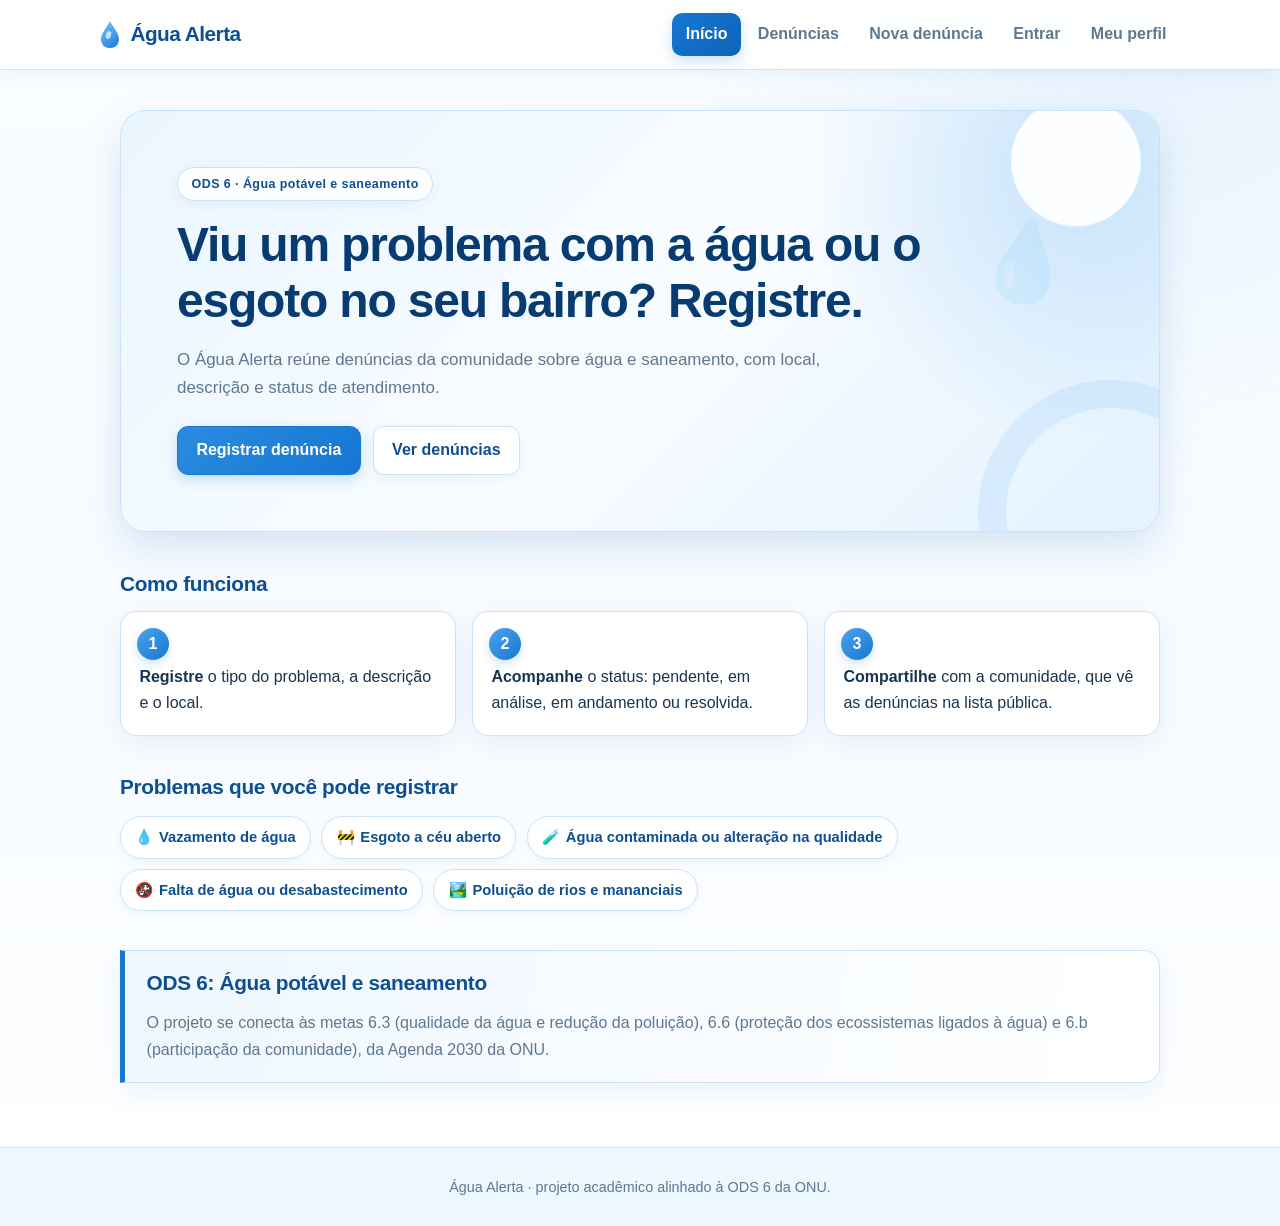
<file: frontend/index.html>
<!DOCTYPE html>
<html lang="pt-BR">
<head>
  <meta charset="UTF-8">
  <meta name="viewport" content="width=device-width, initial-scale=1">
  <meta name="api-base-url" content="http://localhost:8080">
  <meta name="theme-color" content="#0b5c9e">
  <link rel="icon" href="data:image/svg+xml,%3Csvg xmlns='http://www.w3.org/2000/svg' viewBox='0 0 32 32'%3E%3Cpath d='M16 3C16 3 6 14 6 20a10 10 0 0020 0C26 14 16 3 16 3z' fill='%233a8fd1'/%3E%3C/svg%3E">
  <title>Água Alerta</title>
  <link rel="stylesheet" href="style.css">
</head>
<body>
<header class="topo">
  <a class="logo" href="#inicio"><span class="gota" aria-hidden="true"></span>Água Alerta</a>
  <button class="menu-btn" id="menuBtn" aria-label="Abrir menu" aria-expanded="false">☰</button>
  <nav id="menu">
    <a href="#inicio">Início</a>
    <a href="#denuncias">Denúncias</a>
    <a href="#nova">Nova denúncia</a>
    <a href="#conta">Entrar</a>
    <a href="#perfil">Meu perfil</a>
  </nav>
</header>

<div id="aviso-api" class="aviso" hidden>
  Não foi possível conectar ao back-end. Verifique se o Spring Boot está rodando em <code id="endereco-api"></code>.
</div>
<div id="mensagem" class="mensagem" role="status" aria-live="polite" hidden></div>

<main>
  <!-- INÍCIO -->
  <section id="inicio" class="pagina">
    <div class="hero">
      <span class="selo">ODS 6 · Água potável e saneamento</span>
      <h1>Viu um problema com a água ou o esgoto no seu bairro? Registre.</h1>
      <p>O Água Alerta reúne denúncias da comunidade sobre água e saneamento, com local, descrição e status de atendimento.</p>
      <div class="acoes">
        <a class="btn" href="#nova">Registrar denúncia</a>
        <a class="btn sec" href="#denuncias">Ver denúncias</a>
      </div>
    </div>

    <h2>Como funciona</h2>
    <ol class="passos">
      <li><strong>Registre</strong> o tipo do problema, a descrição e o local.</li>
      <li><strong>Acompanhe</strong> o status: pendente, em análise, em andamento ou resolvida.</li>
      <li><strong>Compartilhe</strong> com a comunidade, que vê as denúncias na lista pública.</li>
    </ol>

    <h2>Problemas que você pode registrar</h2>
    <ul class="tipos">
      <li><span class="icone" aria-hidden="true">💧</span>Vazamento de água</li>
      <li><span class="icone" aria-hidden="true">🚧</span>Esgoto a céu aberto</li>
      <li><span class="icone" aria-hidden="true">🧪</span>Água contaminada ou alteração na qualidade</li>
      <li><span class="icone" aria-hidden="true">🚱</span>Falta de água ou desabastecimento</li>
      <li><span class="icone" aria-hidden="true">🏞️</span>Poluição de rios e mananciais</li>
    </ul>

    <div class="ods">
      <h2>ODS 6: Água potável e saneamento</h2>
      <p>O projeto se conecta às metas 6.3 (qualidade da água e redução da poluição), 6.6 (proteção dos ecossistemas ligados à água) e 6.b (participação da comunidade), da Agenda 2030 da ONU.</p>
    </div>
  </section>

  <!-- LISTA DE DENÚNCIAS -->
  <section id="denuncias" class="pagina" hidden>
    <h1>Denúncias</h1>
    <p class="sub">Problemas de água e saneamento registrados pela comunidade.</p>
    <div id="lista" class="grade"></div>
  </section>

  <!-- NOVA DENÚNCIA (campos da entidade Denuncia + Localizacao + Foto) -->
  <section id="nova" class="pagina" hidden>
    <h1>Nova denúncia</h1>
    <p class="sub">Campos com * são obrigatórios. Quanto mais detalhes do local, melhor.</p>
    <form id="formDenuncia" class="form" novalidate>
      <label>Título
        <input name="titulo" maxlength="150" placeholder="Ex.: Vazamento na rua principal">
      </label>
      <label>Tipo do problema *
        <select name="tipoOcorrencia" required></select>
      </label>
      <label>Descrição *
        <textarea name="descricao" rows="4" required placeholder="Conte o que está acontecendo, desde quando e como afeta o bairro."></textarea>
      </label>

            <button class="btn sec" type="button" id="btnSugerir">Sugerir tipo com IA</button>
      <div id="analiseIA" class="analise" hidden></div>
      
      <fieldset>
        <legend>Localização</legend>
        <label>Endereço <input name="endereco" maxlength="255" placeholder="Rua, número"></label>
        <div class="linha">
          <label>Bairro <input name="bairro" maxlength="100"></label>
          <label>Cidade <input name="cidade" maxlength="100"></label>
        </div>
        <div class="linha">
          <label>Estado <input name="estado" maxlength="50"></label>
          <label>CEP <input name="cep" maxlength="10" inputmode="numeric" placeholder="00000-000"></label>
        </div>
        
      </fieldset>

      <label>Link da foto (opcional)
        <input name="fotoUrl" type="url" maxlength="500" placeholder="https://...">
        <small>O back-end guarda só o nome e o link da foto; não há envio de arquivo.</small>
      </label>
      <button class="btn" type="submit">Enviar denúncia</button>
    </form>
  </section>

  <!-- ENTRAR / CADASTRAR (campos da entidade Usuario) -->
  <section id="conta" class="pagina" hidden>
    <h1>Entrar ou criar conta</h1>
    <p class="sub">Você precisa estar logado para registrar denúncias.</p>
    <div class="duas">
      <form id="formLogin" class="form" novalidate>
        <h2>Entrar</h2>
        <label>E-mail * <input name="email" type="email" required placeholder="voce@email.com"></label>
        <label>Senha * <input name="senha" type="password" required></label>
        <button class="btn" type="submit">Entrar</button>
      </form>
      <form id="formCadastro" class="form" novalidate>
        <h2>Cadastrar</h2>
        <label>Nome * <input name="nome" maxlength="100" required></label>
        <label>E-mail * <input name="email" type="email" maxlength="150" required placeholder="voce@email.com"></label>
        <label>Senha * <input name="senha" type="password" minlength="6" required placeholder="Mínimo de 6 caracteres"></label>
        <label>CPF (somente números) <input name="cpf" maxlength="11" inputmode="numeric" placeholder="Somente números"></label>
        <label>Telefone <input name="telefone" maxlength="20" inputmode="tel" placeholder="(11) 90000-0000"></label>
        <button class="btn" type="submit">Criar conta</button>
      </form>
    </div>
  </section>

  <!-- PERFIL -->
  <section id="perfil" class="pagina" hidden>
    <h1>Meu perfil</h1>
    <p class="sub">Confira e atualize os dados da sua conta.</p>
    <div id="perfilConteudo"></div>
  </section>
</main>

<dialog id="detalhe"></dialog>

<footer class="rodape">
  <p>Água Alerta · projeto acadêmico alinhado à ODS 6 da ONU.</p>
</footer>

<script src="api.js"></script>
<script src="app.js"></script>
</body>
</html>
</file>
<file: frontend/style.css>
/* Água Alerta — identidade visual clara e azul */
:root {
  --azul: #1677d2;
  --azul-escuro: #0d4f91;
  --azul-profundo: #083b70;
  --azul-claro: #4da3ed;
  --azul-fundo: #eef7ff;
  --azul-suave: #dceeff;
  --azul-borda: #c9e2f8;
  --texto: #18344f;
  --texto-secundario: #60788f;
  --branco: #ffffff;
  --fundo: #f7fbff;
  --erro: #c62828;
  --ok: #18824d;
  --raio: 16px;
  --sombra: 0 8px 24px rgba(20, 103, 174, .08);
  --sombra-forte: 0 16px 38px rgba(20, 103, 174, .15);
}

* { box-sizing: border-box; }

html {
  scroll-behavior: smooth;
  background: var(--fundo);
}

body {
  margin: 0;
  min-height: 100vh;
  color: var(--texto);
  background:
    radial-gradient(circle at 90% 0%, rgba(77, 163, 237, .12), transparent 30rem),
    linear-gradient(180deg, #fafdff 0, #f7fbff 55%, #fff 100%);
  font: 16px/1.65 "Segoe UI", Roboto, "Helvetica Neue", Arial, sans-serif;
  -webkit-font-smoothing: antialiased;
}

h1 {
  font-size: 2rem;
  line-height: 1.18;
  margin: 0 0 .85rem;
  letter-spacing: -.025em;
  color: var(--azul-profundo);
}

h2 {
  font-size: 1.3rem;
  line-height: 1.25;
  margin: 2.4rem 0 .9rem;
  letter-spacing: -.015em;
  color: var(--azul-escuro);
}

h3 {
  line-height: 1.3;
}

p { margin-top: 0; }

a {
  color: var(--azul);
  text-underline-offset: 3px;
}

:focus-visible {
  outline: 3px solid rgba(77, 163, 237, .55);
  outline-offset: 3px;
  border-radius: 6px;
}

/* Topo */
.topo {
  position: sticky;
  top: 0;
  z-index: 10;
  display: flex;
  align-items: center;
  justify-content: space-between;
  flex-wrap: wrap;
  min-height: 70px;
  padding: .75rem max(1.25rem, calc((100vw - 1080px) / 2));
  border-bottom: 1px solid rgba(201, 226, 248, .9);
  background: rgba(255, 255, 255, .94);
  -webkit-backdrop-filter: saturate(160%) blur(14px);
  backdrop-filter: saturate(160%) blur(14px);
  box-shadow: 0 4px 18px rgba(18, 93, 155, .06);
}

.logo {
  display: flex;
  align-items: center;
  gap: .65rem;
  color: var(--azul-escuro);
  text-decoration: none;
  font-weight: 800;
  font-size: 1.3rem;
  letter-spacing: -.025em;
}

.logo:hover { color: var(--azul); }

.gota {
  position: relative;
  width: 20px;
  height: 27px;
  background: linear-gradient(145deg, #75c4fa 0%, var(--azul-claro) 48%, var(--azul) 100%);
  clip-path: path("M 10 0 C 8 5 1 12 1 18 C 1 24 5 27 10 27 C 15 27 19 24 19 18 C 19 12 12 5 10 0 Z");
  filter: drop-shadow(0 5px 6px rgba(22, 119, 210, .28));
}

.gota::after {
  content: "";
  position: absolute;
  width: 5px;
  height: 8px;
  left: 6px;
  top: 10px;
  border-radius: 50%;
  background: rgba(255, 255, 255, .7);
  transform: rotate(18deg);
}

nav {
  display: flex;
  align-items: center;
  gap: .2rem;
}

nav a {
  margin: 0;
  padding: .5rem .85rem;
  border-radius: 10px;
  color: var(--texto-secundario);
  text-decoration: none;
  font-weight: 600;
  transition: background .2s ease, color .2s ease, transform .2s ease;
}

nav a:hover {
  color: var(--azul);
  background: var(--azul-fundo);
  transform: translateY(-1px);
}

nav a.ativo {
  color: #fff;
  background: linear-gradient(135deg, var(--azul) 0%, #0d65b7 100%);
  box-shadow: 0 5px 14px rgba(22, 119, 210, .22);
}

.menu-btn {
  display: none;
  color: var(--azul-escuro);
  background: var(--branco);
  border: 1px solid var(--azul-borda);
  border-radius: 11px;
  padding: .35rem .7rem;
  font-size: 1.25rem;
  cursor: pointer;
  box-shadow: 0 3px 10px rgba(20, 103, 174, .06);
}

.menu-btn:hover { background: var(--azul-fundo); }

/* Estrutura */
main {
  width: min(1080px, 100%);
  min-height: 65vh;
  margin: 0 auto;
  padding: 2.5rem 1.25rem 4rem;
}

.pagina:not([hidden]) {
  animation: entrada .35s ease both;
}

.sub {
  margin: -.35rem 0 1.6rem;
  color: var(--texto-secundario);
}

/* Início */
.hero {
  position: relative;
  overflow: hidden;
  margin-bottom: 1.8rem;
  padding: clamp(2rem, 5vw, 3.5rem);
  border: 1px solid var(--azul-borda);
  border-radius: 26px;
  background:
    radial-gradient(circle at 92% 12%, rgba(255, 255, 255, .95) 0 4rem, transparent 4.1rem),
    radial-gradient(circle at 92% 12%, rgba(77, 163, 237, .25), transparent 17rem),
    linear-gradient(135deg, #eaf6ff 0%, #f8fcff 52%, #e3f2ff 100%);
  box-shadow: var(--sombra-forte);
}

.hero::before {
  content: "";
  position: absolute;
  width: 210px;
  height: 210px;
  right: -85px;
  bottom: -115px;
  border: 28px solid rgba(77, 163, 237, .12);
  border-radius: 50%;
}

.hero::after {
  content: "💧";
  position: absolute;
  right: 8%;
  top: 20%;
  font-size: clamp(3rem, 8vw, 5rem);
  opacity: .1;
  transform: rotate(10deg);
  pointer-events: none;
}

.hero h1 {
  position: relative;
  z-index: 1;
  max-width: 760px;
  margin-bottom: 1rem;
  font-size: clamp(2rem, 5vw, 3rem);
  color: var(--azul-profundo);
}

.hero p {
  position: relative;
  z-index: 1;
  max-width: 680px;
  margin-bottom: 0;
  color: var(--texto-secundario);
  font-size: 1.06rem;
}

.selo {
  display: inline-flex;
  align-items: center;
  margin-bottom: 1rem;
  padding: .35rem .85rem;
  border: 1px solid var(--azul-borda);
  border-radius: 999px;
  color: var(--azul-escuro);
  background: rgba(255, 255, 255, .85);
  box-shadow: 0 4px 12px rgba(20, 103, 174, .06);
  font-size: .78rem;
  font-weight: 800;
  letter-spacing: .035em;
}

.acoes {
  position: relative;
  z-index: 1;
  display: flex;
  flex-wrap: wrap;
  gap: .75rem;
  margin-top: 1.5rem;
}

.btn {
  display: inline-flex;
  align-items: center;
  justify-content: center;
  gap: .4rem;
  min-height: 43px;
  padding: .65rem 1.15rem;
  border: 1px solid var(--azul);
  border-radius: 11px;
  color: #fff;
  background: linear-gradient(135deg, #2b8be1 0%, var(--azul) 100%);
  box-shadow: 0 5px 14px rgba(22, 119, 210, .2);
  font: inherit;
  font-weight: 700;
  text-decoration: none;
  cursor: pointer;
  transition: transform .18s ease, box-shadow .18s ease, background .18s ease;
}

.btn:hover {
  color: #fff;
  background: linear-gradient(135deg, #1677d2 0%, var(--azul-escuro) 100%);
  transform: translateY(-2px);
  box-shadow: 0 9px 20px rgba(22, 119, 210, .25);
}

.btn:active { transform: translateY(0); }

.btn.sec {
  color: var(--azul-escuro);
  background: #fff;
  border-color: var(--azul-borda);
  box-shadow: 0 4px 12px rgba(20, 103, 174, .06);
}

.btn.sec:hover {
  color: var(--azul);
  background: var(--azul-fundo);
  border-color: #a9d1f1;
  box-shadow: 0 7px 16px rgba(20, 103, 174, .1);
}

.btn:disabled {
  opacity: .6;
  cursor: wait;
  transform: none;
}

.btn.perigo {
  color: var(--erro);
  background: #fff;
  border-color: #efb9b9;
  box-shadow: none;
}

.btn.perigo:hover {
  color: var(--erro);
  background: #fff3f3;
  box-shadow: none;
}

.passos {
  display: grid;
  grid-template-columns: repeat(3, 1fr);
  gap: 1rem;
  padding: 0;
  margin: 0;
  list-style: none;
  counter-reset: passo;
}

.passos li {
  position: relative;
  min-height: 120px;
  margin: 0;
  padding: 3.25rem 1.15rem 1.15rem;
  border: 1px solid var(--azul-borda);
  border-radius: var(--raio);
  background: #fff;
  box-shadow: var(--sombra);
  counter-increment: passo;
  transition: transform .2s ease, box-shadow .2s ease;
}

.passos li:hover {
  transform: translateY(-3px);
  box-shadow: var(--sombra-forte);
}

.passos li::before {
  content: counter(passo);
  position: absolute;
  left: 1rem;
  top: 1rem;
  display: flex;
  align-items: center;
  justify-content: center;
  width: 2rem;
  height: 2rem;
  border-radius: 50%;
  color: #fff;
  background: linear-gradient(135deg, var(--azul-claro), var(--azul));
  box-shadow: 0 4px 10px rgba(22, 119, 210, .2);
  font-weight: 800;
}

.tipos {
  display: flex;
  flex-wrap: wrap;
  gap: .65rem;
  padding: 0;
  list-style: none;
}

.tipos li {
  padding: .5rem .9rem;
  border: 1px solid var(--azul-borda);
  border-radius: 999px;
  color: var(--azul-escuro);
  background: #fff;
  box-shadow: 0 3px 9px rgba(20, 103, 174, .05);
  font-size: .92rem;
  font-weight: 600;
  transition: transform .18s ease, background .18s ease;
}

.tipos li:hover {
  background: var(--azul-fundo);
  transform: translateY(-2px);
}

.tipos .icone { margin-right: .35rem; }

.ods {
  margin-top: 2.4rem;
  padding: 1.2rem 1.35rem;
  border: 1px solid var(--azul-borda);
  border-left: 5px solid var(--azul);
  border-radius: 0 var(--raio) var(--raio) 0;
  background: linear-gradient(100deg, var(--azul-fundo), #fff);
  box-shadow: var(--sombra);
}

.ods h2 { margin-top: 0; }
.ods p { margin-bottom: 0; color: var(--texto-secundario); }

/* Denúncias */
.grade {
  display: grid;
  grid-template-columns: repeat(auto-fill, minmax(275px, 1fr));
  gap: 1.15rem;
}

.card {
  display: flex;
  flex-direction: column;
  gap: .55rem;
  min-height: 205px;
  padding: 1.2rem;
  border: 1px solid var(--azul-borda);
  border-top: 4px solid var(--azul);
  border-radius: var(--raio);
  background: #fff;
  box-shadow: var(--sombra);
  transition: transform .2s ease, box-shadow .2s ease, border-color .2s ease;
}

.card:hover {
  transform: translateY(-4px);
  border-color: #acd2f1;
  box-shadow: var(--sombra-forte);
}

.card h3 {
  margin: 0;
  color: var(--azul-escuro);
  font-size: 1.1rem;
}

.card small,
.meta {
  color: var(--texto-secundario);
}

.card .btn {
  align-self: flex-start;
  margin-top: auto;
}

.card-topo {
  display: flex;
  align-items: center;
  justify-content: space-between;
  gap: .6rem;
}

.card .data { font-size: .8rem; }

.status {
  align-self: flex-start;
  padding: .22rem .7rem;
  border: 1px solid #b9daf5;
  border-radius: 999px;
  color: var(--azul-escuro);
  background: var(--azul-fundo);
  font-size: .78rem;
  font-weight: 800;
  letter-spacing: .015em;
}

.status.RESOLVIDA {
  color: var(--ok);
  background: #e9f8f0;
  border-color: #bce5cf;
}

.status.CANCELADA {
  color: var(--erro);
  background: #fff0f0;
  border-color: #f1c5c5;
}

.info {
  display: flex;
  align-items: baseline;
  gap: .45rem;
  line-height: 1.45;
  color: var(--texto-secundario);
}

.info .icone { flex: none; }
.card .info:last-of-type { margin-bottom: .65rem; }

/* Formulários */
.form {
  display: flex;
  flex-direction: column;
  gap: 1rem;
  width: 100%;
  max-width: 650px;
  padding: 1.6rem;
  border: 1px solid var(--azul-borda);
  border-radius: 18px;
  background: #fff;
  box-shadow: var(--sombra);
}

.duas {
  display: grid;
  grid-template-columns: repeat(2, minmax(0, 1fr));
  gap: 1.25rem;
  align-items: start;
}

.duas .form { max-width: none; }
.duas .form h2 { margin-top: 0; }

label {
  display: flex;
  flex-direction: column;
  flex: 1;
  gap: .35rem;
  color: var(--texto);
  font-size: .94rem;
  font-weight: 700;
}

label small {
  color: var(--texto-secundario);
  font-weight: 400;
}

input,
select,
textarea {
  width: 100%;
  padding: .7rem .85rem;
  border: 1px solid #cbddea;
  border-radius: 11px;
  color: var(--texto);
  background: #fbfdff;
  font: inherit;
  transition: border-color .18s ease, box-shadow .18s ease, background .18s ease;
}

input::placeholder,
textarea::placeholder { color: #8aa0b4; }

input:hover,
select:hover,
textarea:hover {
  border-color: #9bc8ed;
}

input:focus,
select:focus,
textarea:focus {
  outline: none;
  border-color: var(--azul);
  background: #fff;
  box-shadow: 0 0 0 4px rgba(22, 119, 210, .11);
}

input.invalido,
select.invalido,
textarea.invalido {
  border-color: var(--erro);
}

input.invalido:focus,
select.invalido:focus,
textarea.invalido:focus {
  box-shadow: 0 0 0 4px rgba(198, 40, 40, .11);
}

.analise {
  padding: .8rem 1rem;
  border: 1px solid var(--azul-borda);
  border-radius: 11px;
  color: var(--azul-escuro);
  background: var(--azul-fundo);
  font-size: .94rem;
}
.analise p { 
  margin: 0 0 .4rem;
}

.analise p:last-child { 
  margin-bottom: 0; 
}
.erro-campo {
  color: var(--erro);
  font-size: .84rem;
  font-weight: 500;
}

fieldset {
  display: flex;
  flex-direction: column;
  gap: .9rem;
  padding: 1.15rem;
  border: 1px solid var(--azul-borda);
  border-radius: var(--raio);
  background: #f8fcff;
}

legend {
  padding: 0 .5rem;
  color: var(--azul-escuro);
  font-weight: 800;
}

.linha {
  display: flex;
  gap: .8rem;
}

/* Avisos e mensagens */
.aviso {
  padding: .75rem 1.25rem;
  border-bottom: 1px solid #efd58a;
  color: #6d5715;
  background: #fff9e8;
  font-size: .92rem;
}

.mensagem {
  width: min(1080px, calc(100% - 2.5rem));
  margin: 1rem auto 0;
  padding: .8rem 1rem;
  border: 1px solid var(--azul-borda);
  border-radius: 12px;
  color: var(--azul-escuro);
  background: var(--azul-fundo);
  box-shadow: var(--sombra);
}

.mensagem.erro {
  color: var(--erro);
  background: #fff1f1;
  border-color: #f0c7c7;
}

.mensagem.ok {
  color: var(--ok);
  background: #eaf8f1;
  border-color: #bfe5cf;
}

.vazio {
  padding: 1.5rem;
  border: 1px dashed #9bc8ed;
  border-radius: var(--raio);
  color: var(--texto-secundario);
  background: var(--azul-fundo);
  text-align: center;
}

/* Detalhe da denúncia */
dialog {
  width: min(560px, calc(100% - 2rem));
  max-width: 560px;
  padding: 1.75rem;
  border: 1px solid var(--azul-borda);
  border-radius: 20px;
  color: var(--texto);
  background: #fff;
  box-shadow: 0 24px 70px rgba(7, 55, 102, .28);
}

dialog::backdrop {
  background: rgba(8, 59, 112, .42);
  -webkit-backdrop-filter: blur(4px);
  backdrop-filter: blur(4px);
}

dialog img {
  max-width: 100%;
  margin-top: .6rem;
  border: 1px solid var(--azul-borda);
  border-radius: 12px;
}

dialog .status {
  display: inline-block;
  margin-bottom: .5rem;
}

dialog h2 {
  margin-top: 0;
  color: var(--azul-escuro);
}

dialog > .btn { margin-top: 1rem; }
dialog > .btn + .btn { margin-left: .75rem; }

dialog[open] { animation: entrada .25s ease both; }

.detalhe-desc { white-space: pre-line; }

.detalhe-local {
  padding: .7rem .9rem;
  border: 1px solid var(--azul-borda);
  border-radius: 11px;
  color: var(--texto-secundario);
  background: var(--azul-fundo);
  font-size: .93rem;
}

/* Perfil */
.perfil-topo {
  display: flex;
  align-items: center;
  gap: 1rem;
  max-width: 650px;
  margin-bottom: 1rem;
  padding: 1rem 1.1rem;
  border: 1px solid var(--azul-borda);
  border-radius: var(--raio);
  background: #fff;
  box-shadow: var(--sombra);
}

.perfil-topo > div {
  display: flex;
  flex-direction: column;
  min-width: 0;
  line-height: 1.35;
}

.perfil-topo small {
  overflow-wrap: anywhere;
  color: var(--texto-secundario);
}

.avatar {
  display: flex;
  flex: none;
  align-items: center;
  justify-content: center;
  width: 3.5rem;
  height: 3.5rem;
  border: 3px solid #d9edff;
  border-radius: 50%;
  color: #fff;
  background: linear-gradient(135deg, var(--azul-claro), var(--azul-escuro));
  box-shadow: 0 8px 18px rgba(22, 119, 210, .2);
  font-size: 1.4rem;
  font-weight: 800;
}

/* Carregamento */
.esqueleto {
  min-height: 205px;
  border-top-color: var(--azul-borda);
  pointer-events: none;
  background: linear-gradient(100deg, #f2f8fd 30%, #e2f0fb 50%, #f2f8fd 70%) 0 0 / 200% 100%;
  animation: brilho 1.3s linear infinite;
}

.esqueleto:hover {
  transform: none;
  box-shadow: var(--sombra);
}

/* Rodapé */
.rodape {
  padding: 1.7rem 1.25rem;
  border-top: 1px solid var(--azul-borda);
  color: var(--texto-secundario);
  background: #edf7ff;
  text-align: center;
  font-size: .9rem;
}

.rodape p { margin: 0; }

/* Animações */
@keyframes entrada {
  from { opacity: 0; transform: translateY(8px); }
  to { opacity: 1; transform: none; }
}

@keyframes brilho {
  to { background-position: -200% 0; }
}

/* Responsividade */
@media (max-width: 820px) {
  .passos { grid-template-columns: 1fr; }
  .duas { grid-template-columns: 1fr; }
}

@media (max-width: 720px) {
  .topo { padding: .75rem 1rem; }

  .menu-btn { display: block; }

  nav {
    display: none;
    width: 100%;
    flex-direction: column;
    align-items: stretch;
    gap: .15rem;
    padding-top: .65rem;
  }

  nav.aberto { display: flex; }

  nav a {
    width: 100%;
    padding: .65rem .8rem;
  }

  main { padding: 1.6rem 1rem 3rem; }

  h1 { font-size: 1.7rem; }

  .hero {
    padding: 2rem 1.25rem;
    border-radius: 20px;
  }

  .hero h1 { font-size: 2rem; }

  .hero::after { right: 4%; opacity: .07; }

  .linha { flex-direction: column; }

  .form { padding: 1.2rem; }

  .grade {
    grid-template-columns: 1fr;
  }

  .mensagem { width: calc(100% - 2rem); }
}

@media (max-width: 430px) {
  .acoes .btn { width: 100%; }
  .hero h1 { font-size: 1.8rem; }
  .selo { font-size: .72rem; }
}

@media (prefers-reduced-motion: reduce) {
  *,
  *::before,
  *::after {
    transition: none !important;
    animation: none !important;
    scroll-behavior: auto !important;
  }

  .card:hover,
  .btn:hover,
  .passos li:hover,
  .tipos li:hover,
  nav a:hover {
    transform: none;
  }
}
</file>
<file: backend/src/main/resources/static/style.css>
/* Água Alerta — identidade visual clara e azul */
:root {
  --azul: #1677d2;
  --azul-escuro: #0d4f91;
  --azul-profundo: #083b70;
  --azul-claro: #4da3ed;
  --azul-fundo: #eef7ff;
  --azul-suave: #dceeff;
  --azul-borda: #c9e2f8;
  --texto: #18344f;
  --texto-secundario: #60788f;
  --branco: #ffffff;
  --fundo: #f7fbff;
  --erro: #c62828;
  --ok: #18824d;
  --raio: 16px;
  --sombra: 0 8px 24px rgba(20, 103, 174, .08);
  --sombra-forte: 0 16px 38px rgba(20, 103, 174, .15);
}

* { box-sizing: border-box; }

html {
  scroll-behavior: smooth;
  background: var(--fundo);
}

body {
  margin: 0;
  min-height: 100vh;
  color: var(--texto);
  background:
    radial-gradient(circle at 90% 0%, rgba(77, 163, 237, .12), transparent 30rem),
    linear-gradient(180deg, #fafdff 0, #f7fbff 55%, #fff 100%);
  font: 16px/1.65 "Segoe UI", Roboto, "Helvetica Neue", Arial, sans-serif;
  -webkit-font-smoothing: antialiased;
}

h1 {
  font-size: 2rem;
  line-height: 1.18;
  margin: 0 0 .85rem;
  letter-spacing: -.025em;
  color: var(--azul-profundo);
}

h2 {
  font-size: 1.3rem;
  line-height: 1.25;
  margin: 2.4rem 0 .9rem;
  letter-spacing: -.015em;
  color: var(--azul-escuro);
}

h3 {
  line-height: 1.3;
}

p { margin-top: 0; }

a {
  color: var(--azul);
  text-underline-offset: 3px;
}

:focus-visible {
  outline: 3px solid rgba(77, 163, 237, .55);
  outline-offset: 3px;
  border-radius: 6px;
}

/* Topo */
.topo {
  position: sticky;
  top: 0;
  z-index: 10;
  display: flex;
  align-items: center;
  justify-content: space-between;
  flex-wrap: wrap;
  min-height: 70px;
  padding: .75rem max(1.25rem, calc((100vw - 1080px) / 2));
  border-bottom: 1px solid rgba(201, 226, 248, .9);
  background: rgba(255, 255, 255, .94);
  -webkit-backdrop-filter: saturate(160%) blur(14px);
  backdrop-filter: saturate(160%) blur(14px);
  box-shadow: 0 4px 18px rgba(18, 93, 155, .06);
}

.logo {
  display: flex;
  align-items: center;
  gap: .65rem;
  color: var(--azul-escuro);
  text-decoration: none;
  font-weight: 800;
  font-size: 1.3rem;
  letter-spacing: -.025em;
}

.logo:hover { color: var(--azul); }

.gota {
  position: relative;
  width: 20px;
  height: 27px;
  background: linear-gradient(145deg, #75c4fa 0%, var(--azul-claro) 48%, var(--azul) 100%);
  clip-path: path("M 10 0 C 8 5 1 12 1 18 C 1 24 5 27 10 27 C 15 27 19 24 19 18 C 19 12 12 5 10 0 Z");
  filter: drop-shadow(0 5px 6px rgba(22, 119, 210, .28));
}

.gota::after {
  content: "";
  position: absolute;
  width: 5px;
  height: 8px;
  left: 6px;
  top: 10px;
  border-radius: 50%;
  background: rgba(255, 255, 255, .7);
  transform: rotate(18deg);
}

nav {
  display: flex;
  align-items: center;
  gap: .2rem;
}

nav a {
  margin: 0;
  padding: .5rem .85rem;
  border-radius: 10px;
  color: var(--texto-secundario);
  text-decoration: none;
  font-weight: 600;
  transition: background .2s ease, color .2s ease, transform .2s ease;
}

nav a:hover {
  color: var(--azul);
  background: var(--azul-fundo);
  transform: translateY(-1px);
}

nav a.ativo {
  color: #fff;
  background: linear-gradient(135deg, var(--azul) 0%, #0d65b7 100%);
  box-shadow: 0 5px 14px rgba(22, 119, 210, .22);
}

.menu-btn {
  display: none;
  color: var(--azul-escuro);
  background: var(--branco);
  border: 1px solid var(--azul-borda);
  border-radius: 11px;
  padding: .35rem .7rem;
  font-size: 1.25rem;
  cursor: pointer;
  box-shadow: 0 3px 10px rgba(20, 103, 174, .06);
}

.menu-btn:hover { background: var(--azul-fundo); }

/* Estrutura */
main {
  width: min(1080px, 100%);
  min-height: 65vh;
  margin: 0 auto;
  padding: 2.5rem 1.25rem 4rem;
}

.pagina:not([hidden]) {
  animation: entrada .35s ease both;
}

.sub {
  margin: -.35rem 0 1.6rem;
  color: var(--texto-secundario);
}

/* Início */
.hero {
  position: relative;
  overflow: hidden;
  margin-bottom: 1.8rem;
  padding: clamp(2rem, 5vw, 3.5rem);
  border: 1px solid var(--azul-borda);
  border-radius: 26px;
  background:
    radial-gradient(circle at 92% 12%, rgba(255, 255, 255, .95) 0 4rem, transparent 4.1rem),
    radial-gradient(circle at 92% 12%, rgba(77, 163, 237, .25), transparent 17rem),
    linear-gradient(135deg, #eaf6ff 0%, #f8fcff 52%, #e3f2ff 100%);
  box-shadow: var(--sombra-forte);
}

.hero::before {
  content: "";
  position: absolute;
  width: 210px;
  height: 210px;
  right: -85px;
  bottom: -115px;
  border: 28px solid rgba(77, 163, 237, .12);
  border-radius: 50%;
}

.hero::after {
  content: "💧";
  position: absolute;
  right: 8%;
  top: 20%;
  font-size: clamp(3rem, 8vw, 5rem);
  opacity: .1;
  transform: rotate(10deg);
  pointer-events: none;
}

.hero h1 {
  position: relative;
  z-index: 1;
  max-width: 760px;
  margin-bottom: 1rem;
  font-size: clamp(2rem, 5vw, 3rem);
  color: var(--azul-profundo);
}

.hero p {
  position: relative;
  z-index: 1;
  max-width: 680px;
  margin-bottom: 0;
  color: var(--texto-secundario);
  font-size: 1.06rem;
}

.selo {
  display: inline-flex;
  align-items: center;
  margin-bottom: 1rem;
  padding: .35rem .85rem;
  border: 1px solid var(--azul-borda);
  border-radius: 999px;
  color: var(--azul-escuro);
  background: rgba(255, 255, 255, .85);
  box-shadow: 0 4px 12px rgba(20, 103, 174, .06);
  font-size: .78rem;
  font-weight: 800;
  letter-spacing: .035em;
}

.acoes {
  position: relative;
  z-index: 1;
  display: flex;
  flex-wrap: wrap;
  gap: .75rem;
  margin-top: 1.5rem;
}

.btn {
  display: inline-flex;
  align-items: center;
  justify-content: center;
  gap: .4rem;
  min-height: 43px;
  padding: .65rem 1.15rem;
  border: 1px solid var(--azul);
  border-radius: 11px;
  color: #fff;
  background: linear-gradient(135deg, #2b8be1 0%, var(--azul) 100%);
  box-shadow: 0 5px 14px rgba(22, 119, 210, .2);
  font: inherit;
  font-weight: 700;
  text-decoration: none;
  cursor: pointer;
  transition: transform .18s ease, box-shadow .18s ease, background .18s ease;
}

.btn:hover {
  color: #fff;
  background: linear-gradient(135deg, #1677d2 0%, var(--azul-escuro) 100%);
  transform: translateY(-2px);
  box-shadow: 0 9px 20px rgba(22, 119, 210, .25);
}

.btn:active { transform: translateY(0); }

.btn.sec {
  color: var(--azul-escuro);
  background: #fff;
  border-color: var(--azul-borda);
  box-shadow: 0 4px 12px rgba(20, 103, 174, .06);
}

.btn.sec:hover {
  color: var(--azul);
  background: var(--azul-fundo);
  border-color: #a9d1f1;
  box-shadow: 0 7px 16px rgba(20, 103, 174, .1);
}

.btn:disabled {
  opacity: .6;
  cursor: wait;
  transform: none;
}

.btn.perigo {
  color: var(--erro);
  background: #fff;
  border-color: #efb9b9;
  box-shadow: none;
}

.btn.perigo:hover {
  color: var(--erro);
  background: #fff3f3;
  box-shadow: none;
}

.passos {
  display: grid;
  grid-template-columns: repeat(3, 1fr);
  gap: 1rem;
  padding: 0;
  margin: 0;
  list-style: none;
  counter-reset: passo;
}

.passos li {
  position: relative;
  min-height: 120px;
  margin: 0;
  padding: 3.25rem 1.15rem 1.15rem;
  border: 1px solid var(--azul-borda);
  border-radius: var(--raio);
  background: #fff;
  box-shadow: var(--sombra);
  counter-increment: passo;
  transition: transform .2s ease, box-shadow .2s ease;
}

.passos li:hover {
  transform: translateY(-3px);
  box-shadow: var(--sombra-forte);
}

.passos li::before {
  content: counter(passo);
  position: absolute;
  left: 1rem;
  top: 1rem;
  display: flex;
  align-items: center;
  justify-content: center;
  width: 2rem;
  height: 2rem;
  border-radius: 50%;
  color: #fff;
  background: linear-gradient(135deg, var(--azul-claro), var(--azul));
  box-shadow: 0 4px 10px rgba(22, 119, 210, .2);
  font-weight: 800;
}

.tipos {
  display: flex;
  flex-wrap: wrap;
  gap: .65rem;
  padding: 0;
  list-style: none;
}

.tipos li {
  padding: .5rem .9rem;
  border: 1px solid var(--azul-borda);
  border-radius: 999px;
  color: var(--azul-escuro);
  background: #fff;
  box-shadow: 0 3px 9px rgba(20, 103, 174, .05);
  font-size: .92rem;
  font-weight: 600;
  transition: transform .18s ease, background .18s ease;
}

.tipos li:hover {
  background: var(--azul-fundo);
  transform: translateY(-2px);
}

.tipos .icone { margin-right: .35rem; }

.ods {
  margin-top: 2.4rem;
  padding: 1.2rem 1.35rem;
  border: 1px solid var(--azul-borda);
  border-left: 5px solid var(--azul);
  border-radius: 0 var(--raio) var(--raio) 0;
  background: linear-gradient(100deg, var(--azul-fundo), #fff);
  box-shadow: var(--sombra);
}

.ods h2 { margin-top: 0; }
.ods p { margin-bottom: 0; color: var(--texto-secundario); }

/* Denúncias */
.grade {
  display: grid;
  grid-template-columns: repeat(auto-fill, minmax(275px, 1fr));
  gap: 1.15rem;
}

.card {
  display: flex;
  flex-direction: column;
  gap: .55rem;
  min-height: 205px;
  padding: 1.2rem;
  border: 1px solid var(--azul-borda);
  border-top: 4px solid var(--azul);
  border-radius: var(--raio);
  background: #fff;
  box-shadow: var(--sombra);
  transition: transform .2s ease, box-shadow .2s ease, border-color .2s ease;
}

.card:hover {
  transform: translateY(-4px);
  border-color: #acd2f1;
  box-shadow: var(--sombra-forte);
}

.card h3 {
  margin: 0;
  color: var(--azul-escuro);
  font-size: 1.1rem;
}

.card small,
.meta {
  color: var(--texto-secundario);
}

.card .btn {
  align-self: flex-start;
  margin-top: auto;
}

.card-topo {
  display: flex;
  align-items: center;
  justify-content: space-between;
  gap: .6rem;
}

.card .data { font-size: .8rem; }

.status {
  align-self: flex-start;
  padding: .22rem .7rem;
  border: 1px solid #b9daf5;
  border-radius: 999px;
  color: var(--azul-escuro);
  background: var(--azul-fundo);
  font-size: .78rem;
  font-weight: 800;
  letter-spacing: .015em;
}

.status.RESOLVIDA {
  color: var(--ok);
  background: #e9f8f0;
  border-color: #bce5cf;
}

.status.CANCELADA {
  color: var(--erro);
  background: #fff0f0;
  border-color: #f1c5c5;
}

.info {
  display: flex;
  align-items: baseline;
  gap: .45rem;
  line-height: 1.45;
  color: var(--texto-secundario);
}

.info .icone { flex: none; }
.card .info:last-of-type { margin-bottom: .65rem; }

/* Formulários */
.form {
  display: flex;
  flex-direction: column;
  gap: 1rem;
  width: 100%;
  max-width: 650px;
  padding: 1.6rem;
  border: 1px solid var(--azul-borda);
  border-radius: 18px;
  background: #fff;
  box-shadow: var(--sombra);
}

.duas {
  display: grid;
  grid-template-columns: repeat(2, minmax(0, 1fr));
  gap: 1.25rem;
  align-items: start;
}

.duas .form { max-width: none; }
.duas .form h2 { margin-top: 0; }

label {
  display: flex;
  flex-direction: column;
  flex: 1;
  gap: .35rem;
  color: var(--texto);
  font-size: .94rem;
  font-weight: 700;
}

label small {
  color: var(--texto-secundario);
  font-weight: 400;
}

input,
select,
textarea {
  width: 100%;
  padding: .7rem .85rem;
  border: 1px solid #cbddea;
  border-radius: 11px;
  color: var(--texto);
  background: #fbfdff;
  font: inherit;
  transition: border-color .18s ease, box-shadow .18s ease, background .18s ease;
}

input::placeholder,
textarea::placeholder { color: #8aa0b4; }

input:hover,
select:hover,
textarea:hover {
  border-color: #9bc8ed;
}

input:focus,
select:focus,
textarea:focus {
  outline: none;
  border-color: var(--azul);
  background: #fff;
  box-shadow: 0 0 0 4px rgba(22, 119, 210, .11);
}

input.invalido,
select.invalido,
textarea.invalido {
  border-color: var(--erro);
}

input.invalido:focus,
select.invalido:focus,
textarea.invalido:focus {
  box-shadow: 0 0 0 4px rgba(198, 40, 40, .11);
}

.analise {
  padding: .8rem 1rem;
  border: 1px solid var(--azul-borda);
  border-radius: 11px;
  color: var(--azul-escuro);
  background: var(--azul-fundo);
  font-size: .94rem;
}
.analise p { 
  margin: 0 0 .4rem;
}

.analise p:last-child { 
  margin-bottom: 0; 
}
.erro-campo {
  color: var(--erro);
  font-size: .84rem;
  font-weight: 500;
}

fieldset {
  display: flex;
  flex-direction: column;
  gap: .9rem;
  padding: 1.15rem;
  border: 1px solid var(--azul-borda);
  border-radius: var(--raio);
  background: #f8fcff;
}

legend {
  padding: 0 .5rem;
  color: var(--azul-escuro);
  font-weight: 800;
}

.linha {
  display: flex;
  gap: .8rem;
}

/* Avisos e mensagens */
.aviso {
  padding: .75rem 1.25rem;
  border-bottom: 1px solid #efd58a;
  color: #6d5715;
  background: #fff9e8;
  font-size: .92rem;
}

.mensagem {
  width: min(1080px, calc(100% - 2.5rem));
  margin: 1rem auto 0;
  padding: .8rem 1rem;
  border: 1px solid var(--azul-borda);
  border-radius: 12px;
  color: var(--azul-escuro);
  background: var(--azul-fundo);
  box-shadow: var(--sombra);
}

.mensagem.erro {
  color: var(--erro);
  background: #fff1f1;
  border-color: #f0c7c7;
}

.mensagem.ok {
  color: var(--ok);
  background: #eaf8f1;
  border-color: #bfe5cf;
}

.vazio {
  padding: 1.5rem;
  border: 1px dashed #9bc8ed;
  border-radius: var(--raio);
  color: var(--texto-secundario);
  background: var(--azul-fundo);
  text-align: center;
}

/* Detalhe da denúncia */
dialog {
  width: min(560px, calc(100% - 2rem));
  max-width: 560px;
  padding: 1.75rem;
  border: 1px solid var(--azul-borda);
  border-radius: 20px;
  color: var(--texto);
  background: #fff;
  box-shadow: 0 24px 70px rgba(7, 55, 102, .28);
}

dialog::backdrop {
  background: rgba(8, 59, 112, .42);
  -webkit-backdrop-filter: blur(4px);
  backdrop-filter: blur(4px);
}

dialog img {
  max-width: 100%;
  margin-top: .6rem;
  border: 1px solid var(--azul-borda);
  border-radius: 12px;
}

dialog .status {
  display: inline-block;
  margin-bottom: .5rem;
}

dialog h2 {
  margin-top: 0;
  color: var(--azul-escuro);
}

dialog > .btn { margin-top: 1rem; }
dialog > .btn + .btn { margin-left: .75rem; }

dialog[open] { animation: entrada .25s ease both; }

.detalhe-desc { white-space: pre-line; }

.detalhe-local {
  padding: .7rem .9rem;
  border: 1px solid var(--azul-borda);
  border-radius: 11px;
  color: var(--texto-secundario);
  background: var(--azul-fundo);
  font-size: .93rem;
}

/* Perfil */
.perfil-topo {
  display: flex;
  align-items: center;
  gap: 1rem;
  max-width: 650px;
  margin-bottom: 1rem;
  padding: 1rem 1.1rem;
  border: 1px solid var(--azul-borda);
  border-radius: var(--raio);
  background: #fff;
  box-shadow: var(--sombra);
}

.perfil-topo > div {
  display: flex;
  flex-direction: column;
  min-width: 0;
  line-height: 1.35;
}

.perfil-topo small {
  overflow-wrap: anywhere;
  color: var(--texto-secundario);
}

.avatar {
  display: flex;
  flex: none;
  align-items: center;
  justify-content: center;
  width: 3.5rem;
  height: 3.5rem;
  border: 3px solid #d9edff;
  border-radius: 50%;
  color: #fff;
  background: linear-gradient(135deg, var(--azul-claro), var(--azul-escuro));
  box-shadow: 0 8px 18px rgba(22, 119, 210, .2);
  font-size: 1.4rem;
  font-weight: 800;
}

/* Carregamento */
.esqueleto {
  min-height: 205px;
  border-top-color: var(--azul-borda);
  pointer-events: none;
  background: linear-gradient(100deg, #f2f8fd 30%, #e2f0fb 50%, #f2f8fd 70%) 0 0 / 200% 100%;
  animation: brilho 1.3s linear infinite;
}

.esqueleto:hover {
  transform: none;
  box-shadow: var(--sombra);
}

/* Rodapé */
.rodape {
  padding: 1.7rem 1.25rem;
  border-top: 1px solid var(--azul-borda);
  color: var(--texto-secundario);
  background: #edf7ff;
  text-align: center;
  font-size: .9rem;
}

.rodape p { margin: 0; }

/* Animações */
@keyframes entrada {
  from { opacity: 0; transform: translateY(8px); }
  to { opacity: 1; transform: none; }
}

@keyframes brilho {
  to { background-position: -200% 0; }
}

/* Responsividade */
@media (max-width: 820px) {
  .passos { grid-template-columns: 1fr; }
  .duas { grid-template-columns: 1fr; }
}

@media (max-width: 720px) {
  .topo { padding: .75rem 1rem; }

  .menu-btn { display: block; }

  nav {
    display: none;
    width: 100%;
    flex-direction: column;
    align-items: stretch;
    gap: .15rem;
    padding-top: .65rem;
  }

  nav.aberto { display: flex; }

  nav a {
    width: 100%;
    padding: .65rem .8rem;
  }

  main { padding: 1.6rem 1rem 3rem; }

  h1 { font-size: 1.7rem; }

  .hero {
    padding: 2rem 1.25rem;
    border-radius: 20px;
  }

  .hero h1 { font-size: 2rem; }

  .hero::after { right: 4%; opacity: .07; }

  .linha { flex-direction: column; }

  .form { padding: 1.2rem; }

  .grade {
    grid-template-columns: 1fr;
  }

  .mensagem { width: calc(100% - 2rem); }
}

@media (max-width: 430px) {
  .acoes .btn { width: 100%; }
  .hero h1 { font-size: 1.8rem; }
  .selo { font-size: .72rem; }
}

@media (prefers-reduced-motion: reduce) {
  *,
  *::before,
  *::after {
    transition: none !important;
    animation: none !important;
    scroll-behavior: auto !important;
  }

  .card:hover,
  .btn:hover,
  .passos li:hover,
  .tipos li:hover,
  nav a:hover {
    transform: none;
  }
}
</file>
